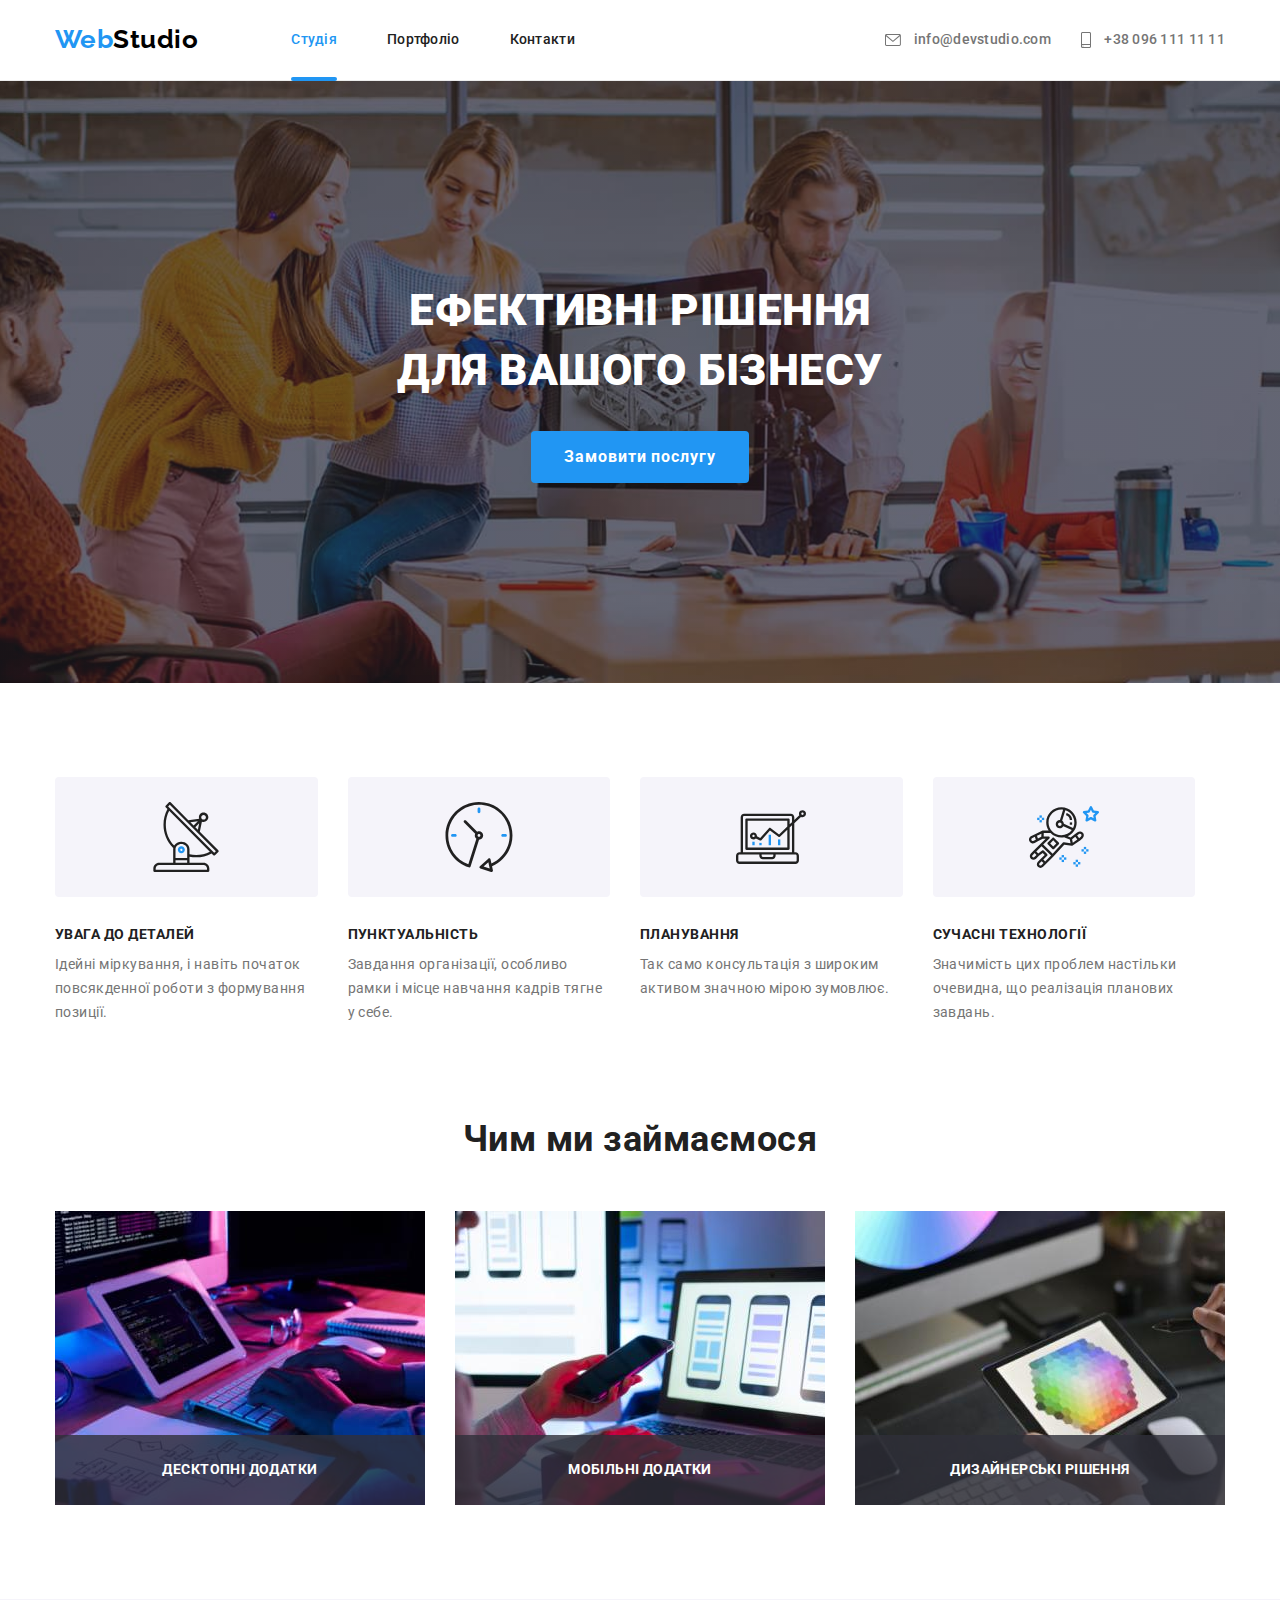
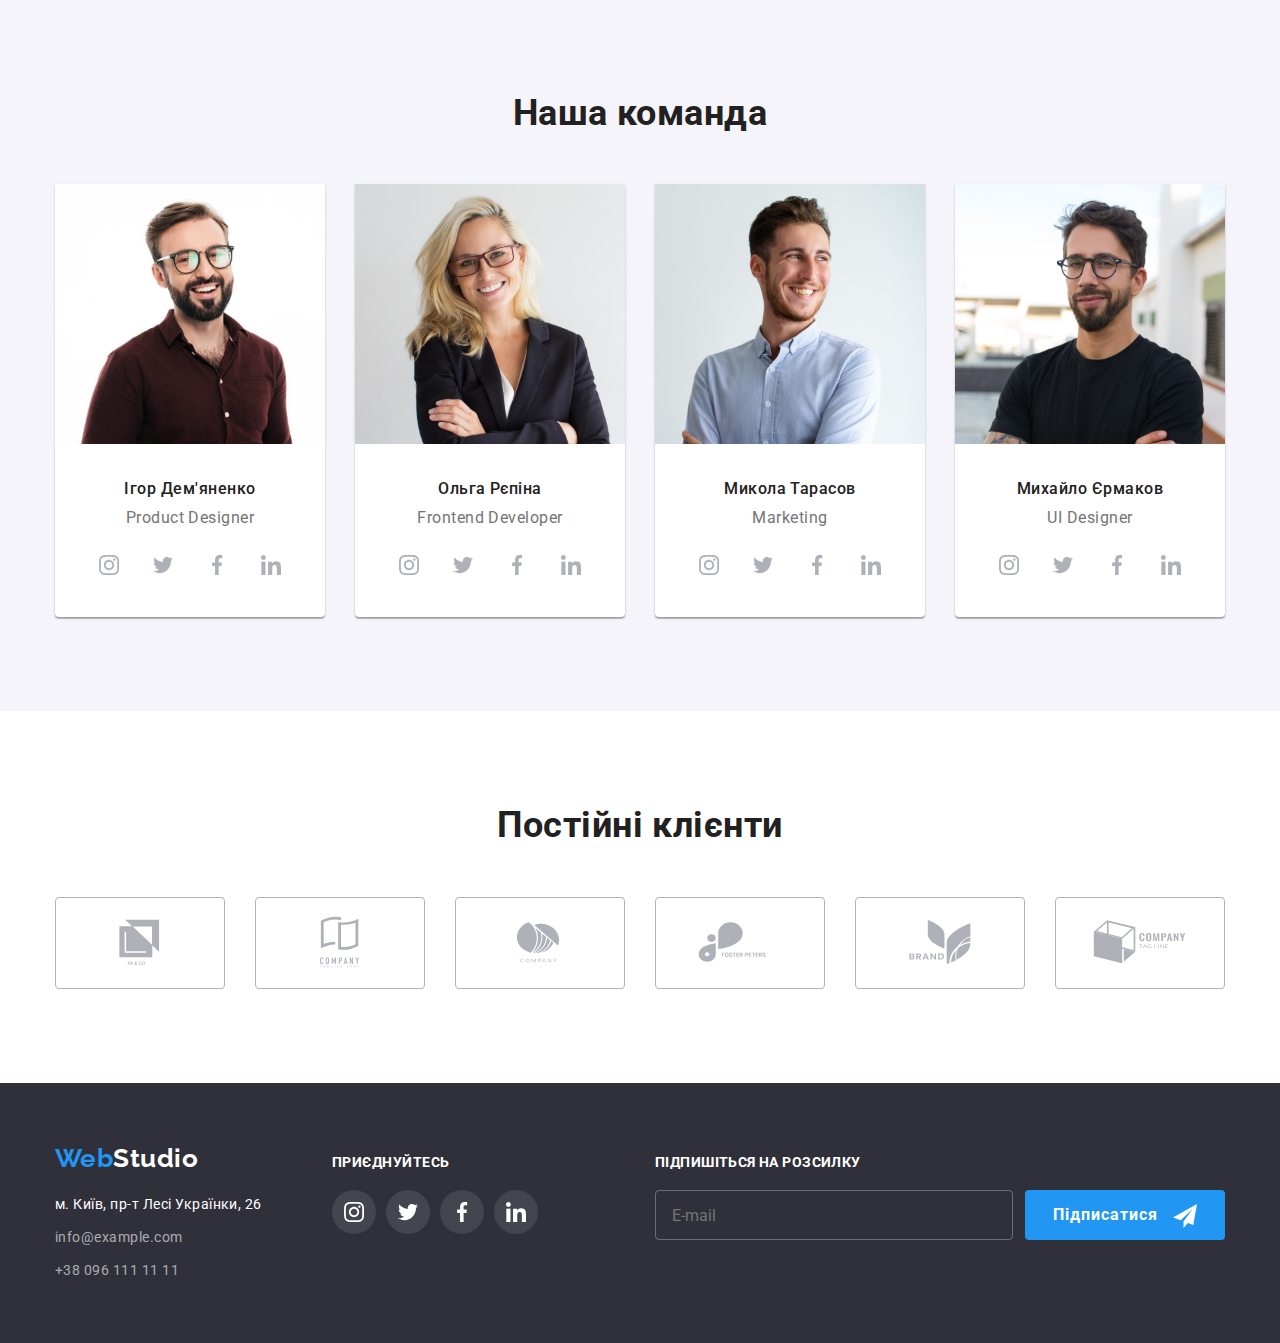
<file: index.html>
<!DOCTYPE html>
<html lang="uk">
  <head>
    <meta charset="UTF-8" />
    <meta http-equiv="X-UA-Compatible" content="IE=edge" />
    <meta name="viewport" content="width=device-width, initial-scale=1.0" />
    <title>Веб студія WebStudio</title>
    <link
      href="https://fonts.googleapis.com/css2?family=Raleway:wght@700&family=Roboto:wght@400;500;700;900&display=swap"
      rel="stylesheet"
    />
    <link
      rel="stylesheet"
      href="https://cdnjs.cloudflare.com/ajax/libs/modern-normalize/1.1.0/modern-normalize.min.css"
    />
    <link rel="stylesheet" href="./css/main.min.css" />
  </head>
  <body>
    <!--SITE HEADER-->
    <header class="header">
      <div class="header__container container">
        <nav class="site">
          <a href="./index.html" class="logo">Web<span class="logo__studio--dark">Studio</span></a>
          <ul class="site__list">
            <li class="site__item">
              <a href="./index.html" class="site__link site__link--current">Студія</a>
            </li>
            <li class="site__item">
              <a href="./portfolio.html" class="site__link">Портфоліо</a>
            </li>
            <li class="site__item"><a href="" class="site__link">Контакти</a></li>
          </ul>
        </nav>
        <ul class="contacts">
          <li class="contacts__item">
            <a href="mailto:info@devstudio.com" class="contacts__link">
              <svg class="contacts__icon" height="12" width="16">
                <use href="./images/symboldefsnew.svg#icon-envelope" />
              </svg>
              info@devstudio.com</a
            >
          </li>
          <li class="contacts__item">
            <a href="tel:+380961111111" class="contacts__link">
              <svg class="contacts__icon" height="16" width="10">
                <use href="./images/symboldefsnew.svg#icon-smartphone" />
              </svg>
              +38 096 111 11 11</a
            >
          </li>
        </ul>
      </div>
    </header>
    <!-- MAIN -->
    <main>
      <!-- HERO SECTION -->
      <section class="hero">
        <h1 class="hero__title">Ефективні рішення <br />для вашого бізнесу</h1>
        <button class="hero__button" type="button" data-modal-open>Замовити послугу</button>
      </section>
      <!-- ADVANTAGES -->
      <section class="section section--no-padding-bottom">
        <h2 class="visually-hidden">Особливості роботи</h2>
        <div class="container">
          <ul class="advantages">
            <li class="advantages__item">
              <div class="advantages__icon">
                <svg width="70" height="70">
                  <use href="./images/symboldefsnew.svg#icon-antenna" />
                </svg>
              </div>
              <h3 class="advantages__title">УВАГА ДО ДЕТАЛЕЙ</h3>
              <p class="advantages__description">
                Ідейні міркування, і навіть початок повсякденної роботи з формування позиції.
              </p>
            </li>
            <li class="advantages__item">
              <div class="advantages__icon">
                <svg width="70" height="70">
                  <use href="./images/symboldefsnew.svg#icon-clock" />
                </svg>
              </div>
              <h3 class="advantages__title">ПУНКТУАЛЬНІСТЬ</h3>
              <p class="advantages__description">
                Завдання організації, особливо рамки і місце навчання кадрів тягне у себе.
              </p>
            </li>
            <li class="advantages__item">
              <div class="advantages__icon">
                <svg width="70" height="70">
                  <use href="./images/symboldefsnew.svg#icon-diagram" />
                </svg>
              </div>
              <h3 class="advantages__title">ПЛАНУВАННЯ</h3>
              <p class="advantages__description">
                Так само консультація з широким активом значною мірою зумовлює.
              </p>
            </li>
            <li class="advantages__item">
              <div class="advantages__icon">
                <svg width="70" height="70">
                  <use href="./images/symboldefsnew.svg#icon-astronaut" />
                </svg>
              </div>
              <h3 class="advantages__title">СУЧАСНІ ТЕХНОЛОГІЇ</h3>
              <p class="advantages__description">
                Значимість цих проблем настільки очевидна, що реалізація планових завдань.
              </p>
            </li>
          </ul>
        </div>
      </section>
      <!-- WHAT CAN WE MAKE -->
      <section class="section section--centralized-text">
        <div class="container">
          <h2 class="section__title">Чим ми займаємося</h2>
          <ul class="making">
            <li class="making__item">
              <img src="./images/typing.jpg" alt="приклад роботи1" width="370" />

              <h3 class="making__description">Десктопні додатки</h3>
            </li>
            <li class="making__item">
              <img src="./images/phone.jpg" alt="приклад роботи2" width="370" />

              <h3 class="making__description">Мобільні додатки</h3>
            </li>
            <li class="making__item">
              <img src="./images/tablet.jpg" alt="приклад роботи3" width="370" />

              <h3 class="making__description">Дизайнерські рішення</h3>
            </li>
          </ul>
        </div>
      </section>
      <!-- TEAM -->
      <section class="section section--team-background">
        <div class="container">
          <h2 class="section__title">Наша команда</h2>
          <ul class="team">
            <li class="team__item">
              <img src="./images/firstman.jpg" alt="Product Designer" width="270" />
              <div class="team__wrapper">
                <h3 class="team__title">Ігор Дем'яненко</h3>
                <p class="team__description">Product Designer</p>
                <ul class="networks">
                  <li class="networks__item">
                    <a href="#" class="networks__link" aria-label="Instagram">
                      <svg class="networks__icon" height="20" width="20">
                        <use href="./images/symboldefsnew.svg#icon-instagram" />
                      </svg>
                    </a>
                  </li>
                  <li class="networks__item">
                    <a href="#" class="networks__link" aria-label="Twitter">
                      <svg class="networks__icon" height="20" width="20">
                        <use href="./images/symbol-defs.svg#icon-twitter" />
                      </svg>
                    </a>
                  </li>
                  <li class="networks__item">
                    <a href="#" class="networks__link" aria-label="Facebook">
                      <svg class="networks__icon" height="20" width="20">
                        <use href="./images/symboldefsnew.svg#icon-facebook" />
                      </svg>
                    </a>
                  </li>
                  <li class="networks__item">
                    <a href="#" class="networks__link" aria-label="Linkedin">
                      <svg class="networks__icon" height="20" width="20">
                        <use href="./images/symboldefsnew.svg#icon-linkedin" />
                      </svg>
                    </a>
                  </li>
                </ul>
              </div>
            </li>
            <li class="team__item">
              <img src="./images/girl.jpg" alt="Frontend Developer" width="270" />
              <div class="team__wrapper">
                <h3 class="team__title">Ольга Рєпіна</h3>
                <p class="team__description">Frontend Developer</p>
                <ul class="networks">
                  <li class="networks__item">
                    <a href="#" class="networks__link" aria-label="Instagram">
                      <svg class="networks__icon" height="20" width="20">
                        <use href="./images/symboldefsnew.svg#icon-instagram" />
                      </svg>
                    </a>
                  </li>
                  <li class="networks__item">
                    <a href="#" class="networks__link" aria-label="Twitter">
                      <svg class="networks__icon" height="20" width="20">
                        <use href="./images/symbol-defs.svg#icon-twitter" />
                      </svg>
                    </a>
                  </li>
                  <li class="networks__item">
                    <a href="#" class="networks__link" aria-label="Facebook">
                      <svg class="networks__icon" height="20" width="20">
                        <use href="./images/symboldefsnew.svg#icon-facebook" />
                      </svg>
                    </a>
                  </li>
                  <li class="networks__item">
                    <a href="#" class="networks__link" aria-label="Linkedin">
                      <svg class="networks__icon" height="20" width="20">
                        <use href="./images/symboldefsnew.svg#icon-linkedin" />
                      </svg>
                    </a>
                  </li>
                </ul>
              </div>
            </li>
            <li class="team__item">
              <img src="./images/secondman.jpg" alt="Marketing" width="270" />
              <div class="team__wrapper">
                <h3 class="team__title">Микола Тарасов</h3>
                <p class="team__description">Marketing</p>
                <ul class="networks">
                  <li class="networks__item">
                    <a href="#" class="networks__link" aria-label="Instagram">
                      <svg class="networks__icon" height="20" width="20">
                        <use href="./images/symboldefsnew.svg#icon-instagram" />
                      </svg>
                    </a>
                  </li>
                  <li class="networks__item">
                    <a href="#" class="networks__link" aria-label="Twitter">
                      <svg class="networks__icon" height="20" width="20">
                        <use href="./images/symbol-defs.svg#icon-twitter" />
                      </svg>
                    </a>
                  </li>
                  <li class="networks__item">
                    <a href="#" class="networks__link" aria-label="Facebook">
                      <svg class="networks__icon" height="20" width="20">
                        <use href="./images/symboldefsnew.svg#icon-facebook" />
                      </svg>
                    </a>
                  </li>
                  <li class="networks__item">
                    <a href="#" class="networks__link" aria-label="Linkedin">
                      <svg class="networks__icon" height="20" width="20">
                        <use href="./images/symboldefsnew.svg#icon-linkedin" />
                      </svg>
                    </a>
                  </li>
                </ul>
              </div>
            </li>
            <li class="team__item">
              <img src="./images/thirdman.jpg" alt="UI Designer" width="270" />
              <div class="team__wrapper">
                <h3 class="team__title">Михайло Єрмаков</h3>
                <p class="team__description">UI Designer</p>
                <ul class="networks">
                  <li class="networks__item">
                    <a href="#" class="networks__link" aria-label="Instagram">
                      <svg class="networks__icon" height="20" width="20">
                        <use href="./images/symboldefsnew.svg#icon-instagram" />
                      </svg>
                    </a>
                  </li>
                  <li class="networks__item">
                    <a href="" class="networks__link" aria-label="Twitter">
                      <svg class="networks__icon" height="20" width="20">
                        <use href="./images/symbol-defs.svg#icon-twitter" />
                      </svg>
                    </a>
                  </li>
                  <li class="networks__item">
                    <a href="#" class="networks__link" aria-label="Facebook">
                      <svg class="networks__icon" height="20" width="20">
                        <use href="./images/symboldefsnew.svg#icon-facebook" />
                      </svg>
                    </a>
                  </li>
                  <li class="networks__item">
                    <a href="#" class="networks__link" aria-label="Linkedin">
                      <svg class="networks__icon" height="20" width="20">
                        <use href="./images/symboldefsnew.svg#icon-linkedin" />
                      </svg>
                    </a>
                  </li>
                </ul>
              </div>
            </li>
          </ul>
        </div>
      </section>
      <!-- CLIENTS -->
      <section class="section">
        <div class="container">
          <h2 class="section__title">Постійні клієнти</h2>
          <ul class="clients">
            <li class="clients__item">
              <a href="#" class="clients__link">
                <svg class="clients__icon" width="106" height="60">
                  <use href="./images/symboldefsnew.svg#icon-logoone" />
                </svg>
              </a>
            </li>
            <li class="clients__item">
              <a href="#" class="clients__link">
                <svg class="clients__icon" width="106" height="60">
                  <use href="./images/symboldefsnew.svg#icon-logotwo" />
                </svg>
              </a>
            </li>
            <li class="clients__item">
              <a href="#" class="clients__link">
                <svg class="clients__icon" width="106" height="60">
                  <use href="./images/symboldefsnew.svg#icon-logothree" />
                </svg>
              </a>
            </li>
            <li class="clients__item">
              <a href="#" class="clients__link">
                <svg class="clients__icon" width="106" height="60">
                  <use href="./images/symboldefsnew.svg#icon-logofour" />
                </svg>
              </a>
            </li>
            <li class="clients__item">
              <a href="#" class="clients__link">
                <svg class="clients__icon" width="106" height="60">
                  <use href="./images/symboldefsnew.svg#icon-logofive" />
                </svg>
              </a>
            </li>
            <li class="clients__item">
              <a href="#" class="clients__link">
                <svg class="clients__icon" width="106" height="60">
                  <use href="./images/symboldefsnew.svg#icon-logosix" />
                </svg>
              </a>
            </li>
          </ul>
        </div>
      </section>
    </main>
    <!-- BACKDROP -->
    <div class="backdrop is-hidden" data-modal>
      <div class="modal">
        <h2 class="modal__title">Залиште свої дані, ми вам передзвонимо</h2>
        <form class="modal-form">
          <div class="modal-form__wrapper">
            <div class="modal-form__user-info">
              <label class="modal-form__label" for="user-name">Ім'я</label>
              <input
                class="modal-form__input"
                type="text"
                name="online-name"
                id="user-name"
                required
              />
              <svg class="modal-form__input-icon" width="18" height="18">
                <use href="./images/icons.svg#icon-person"></use>
              </svg>
            </div>
            <div class="modal-form__user-info">
              <label class="modal-form__label" for="user-phone">Телефон</label>
              <input
                class="modal-form__input"
                type="text"
                name="online-phone"
                id="user-phone"
                required
              />
              <svg class="modal-form__input-icon" width="18" height="18">
                <use href="./images/icons.svg#icon-phone"></use>
              </svg>
            </div>

            <div class="modal-form__user-info">
              <label class="modal-form__label" for="user-email">Пошта</label>
              <input
                class="modal-form__input"
                type="text"
                name="online-email"
                id="user-email"
                required
              />
              <svg class="modal-form__input-icon" width="18" height="18">
                <use href="./images/icons.svg#icon-email"></use>
              </svg>
            </div>
            <div class="modal-form__user-info">
              <label class="modal-form__label" for="online-comment">Коментар</label>
              <textarea
                class="modal-form__textarea"
                name="online-comment"
                id="online-comment"
                placeholder="Введіть текст"
              ></textarea>
            </div>
          </div>

          <div class="modal-rules">
            <input
              class="modal-rules__check visually-hidden"
              type="checkbox"
              name="online-rules"
              id="online-rules"
            />
            <label class="modal-rules__label" for="online-rules">
              <span class="modal-rules__icon">
                <svg class="modal-rules__icon-check" width="16" height="15">
                  <use href="./images/icons.svg#icon-tick"></use>
                </svg>
              </span>

              <span>Погоджуюся з розсилкою та приймаю</span>
            </label>
            <a class="modal-rules__link" href="">Умови договора</a>
          </div>
          <button class="modal-rules__submit-button" type="button">Відправити</button>
        </form>

        <button type="button" class="modal__close-button" data-modal-close>
          <svg class="modal__close-icon" width="11" height="11">
            <use href="./images/symboldefsnew.svg#icon-cross"></use>
          </svg>
        </button>
      </div>
    </div>
    <!-- FOOTER -->
    <footer class="footer">
      <div class="footer__wrapper container">
        <div class="footer-contacts">
          <a href="./index.html" class="logo footer__logo"
            >Web<span class="logo__studio--light">Studio</span></a
          >
          <address>
            <ul class="footer-contacts__list list">
              <li class="footer-contacts__item">
                <a
                  class="footer-contacts__location"
                  href="https://goo.gl/maps/FgoHREFZoCHaMx2k9"
                  target="_blank"
                  rel="noopener noreferrer"
                  >м. Київ, пр-т Лесі Українки, 26</a
                >
              </li>
              <li class="footer-contacts__item">
                <a href="mailto:info@example.com" class="footer-contacts__link">info@example.com</a>
              </li>
              <li class="footer-contacts__item">
                <a href="tel:+380961111111" class="footer-contacts__link">+38 096 111 11 11</a>
              </li>
            </ul>
          </address>
        </div>

        <div class="footer-socials">
          <h2 class="footer-socials__title">приєднуйтесь</h2>
          <ul class="footer-socials__list list">
            <li class="footer-socials__item">
              <a class="footer-socials__link" href="#" aria-label="Instagram">
                <svg class="footer-socials__icon" height="20" width="20">
                  <use href="./images/symboldefsnew.svg#icon-instagram" />
                </svg>
              </a>
            </li>

            <li class="footer-socials__item">
              <a class="footer-socials__link" href="#" aria-label="Twitter">
                <svg class="footer-socials__icon" height="20" width="20">
                  <use href="./images/symbol-defs.svg#icon-twitter" />
                </svg>
              </a>
            </li>

            <li class="footer-socials__item">
              <a class="footer-socials__link" href="#" aria-label="Facebook">
                <svg class="footer-socials__icon" height="20" width="20">
                  <use href="./images/symboldefsnew.svg#icon-facebook" />
                </svg>
              </a>
            </li>

            <li class="footer-socials__item">
              <a class="footer-socials__link" href="#" aria-label="Linkedin">
                <svg class="footer-socials__icon" height="20" width="20">
                  <use href="./images/symboldefsnew.svg#icon-linkedin" />
                </svg>
              </a>
            </li>
          </ul>
        </div>
        <div class="footer-subscribe">
          <h2 class="footer-subscribe__title">Підпишіться на розсилку</h2>
          <form class="footer-subscribe__form">
            <input
              class="footer-subscribe__input"
              type="email"
              name="submail"
              placeholder="E-mail"
            />
            <button class="footer-subscribe__button" type="submit">
              Підписатися
              <svg class="footer-subscribe__icon" width="24" height="24">
                <use href="./images/icons.svg#icon-plane"></use>
              </svg>
            </button>
          </form>
        </div>
      </div>
    </footer>
    <script src="./js/modal.js"></script>
  </body>
</html>
</file>
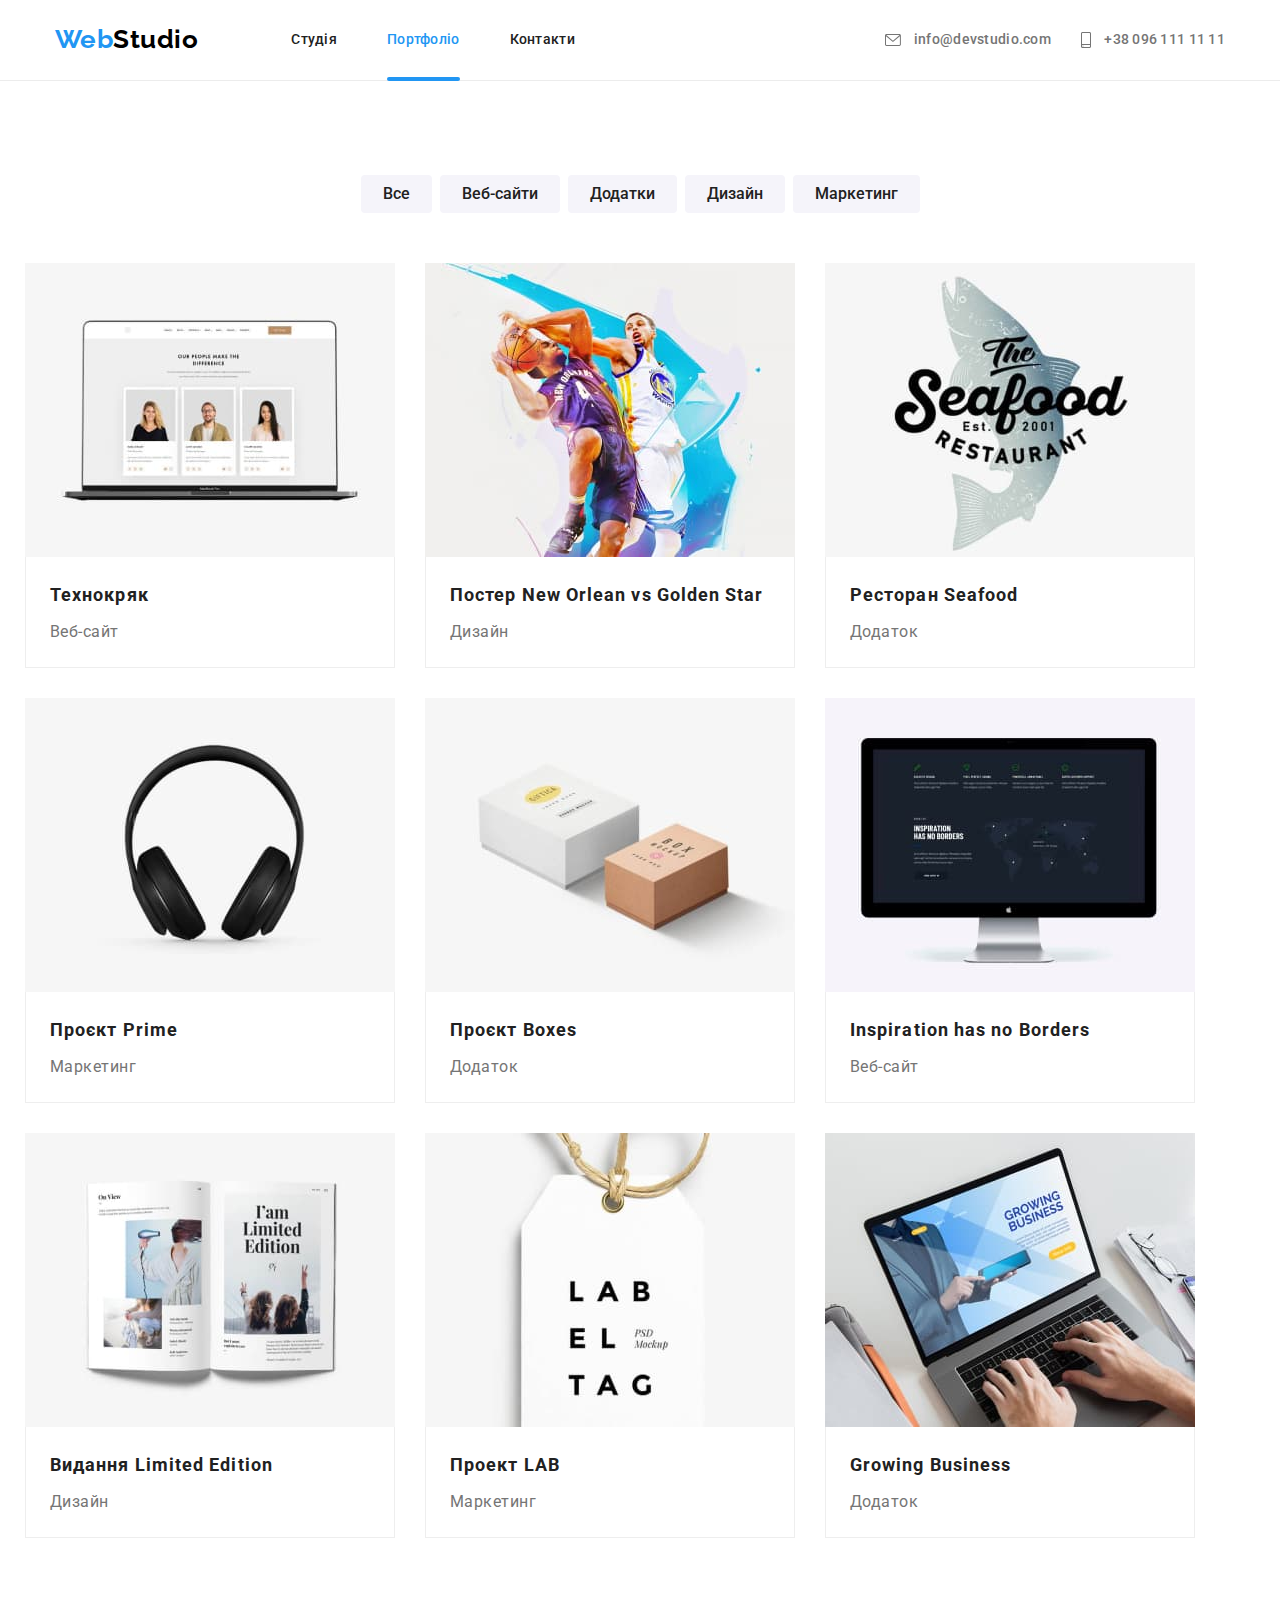
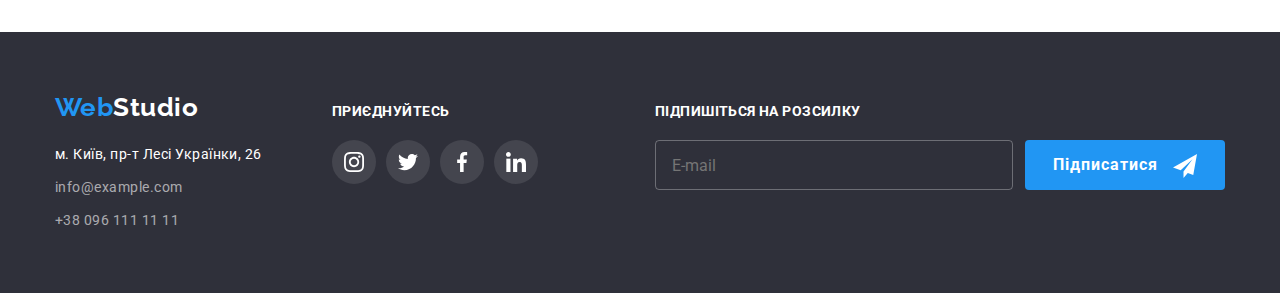
<file: portfolio.html>
<!DOCTYPE html>
<html lang="uk">
  <head>
    <meta charset="UTF-8" />
    <meta http-equiv="X-UA-Compatible" content="IE=edge" />
    <meta name="viewport" content="width=device-width, initial-scale=1.0" />
    <title>Веб студія WebStudio</title>
    <link
      href="https://fonts.googleapis.com/css2?family=Raleway:wght@700&family=Roboto:wght@400;500;700;900&display=swap"
      rel="stylesheet"
    />
    <link
      rel="stylesheet"
      href="https://cdnjs.cloudflare.com/ajax/libs/modern-normalize/1.1.0/modern-normalize.min.css"
    />
    <link rel="stylesheet" href="./css/main.min.css" />
  </head>
  <body>
    <!--SITE HEADER-->
    <header class="header">
      <div class="header__container container">
        <nav class="site">
          <a href="./index.html" class="logo">Web<span class="logo__studio--dark">Studio</span></a>
          <ul class="site__list">
            <li class="site__item">
              <a href="./index.html" class="site__link">Студія</a>
            </li>
            <li class="site__item">
              <a href="./portfolio.html" class="site__link site__link--current">Портфоліо</a>
            </li>
            <li class="site__item"><a href="" class="site__link">Контакти</a></li>
          </ul>
        </nav>
        <ul class="contacts">
          <li class="contacts__item">
            <a href="mailto:info@devstudio.com" class="contacts__link">
              <svg class="contacts__icon" height="12" width="16">
                <use href="./images/symboldefsnew.svg#icon-envelope" />
              </svg>
              info@devstudio.com</a
            >
          </li>
          <li class="contacts__item">
            <a href="tel:+380961111111" class="contacts__link">
              <svg class="contacts__icon" height="16" width="10">
                <use href="./images/symboldefsnew.svg#icon-smartphone" />
              </svg>
              +38 096 111 11 11</a
            >
          </li>
        </ul>
      </div>
    </header>
    <!-- MAIN -->
    <main>
      <!-- PROJECT FILTER -->
      <section class="section">
        <div class="container">
          <h1 class="visually-hidden">Наши роботи</h1>
          <ul class="filter list">
            <li class="filter__item"><button type="button" class="filter__button">Все</button></li>
            <li class="filter__item">
              <button type="button" class="filter__button">Веб-сайти</button>
            </li>
            <li class="filter__item">
              <button type="button" class="filter__button">Додатки</button>
            </li>
            <li class="filter__item">
              <button type="button" class="filter__button">Дизайн</button>
            </li>
            <li class="filter-__item">
              <button type="button" class="filter__button">Маркетинг</button>
            </li>
          </ul>
          <!----------- PROJECT LIST ------------>
          <ul class="project list">
            <li class="project__item">
              <a href="#" class="project__link">
                <div class="project__wrapper">
                  <img src="./images/laptop.jpg" alt="сайт" width="370" />
                  <p class="project__text">
                    Ресурс пропонує комплексні пропозиції з різним рівнем функціоналу та сервісів.
                    Все це дозволить відвідувачу отримати вичерпні відомості про компанію чи
                    приватну особу.
                  </p>
                </div>
                <div class="project__gallery">
                  <h2 class="project__title">Технокряк</h2>
                  <p class="project__description">Веб-сайт</p>
                </div>
              </a>
            </li>
            <li class="project__item">
              <a href="#" class="project__link">
                <div class="project__wrapper">
                  <img src="./images/poster.jpg" alt="дизайн" width="370" />
                  <p class="project__text">
                    Ресурс пропонує комплексні пропозиції з різним рівнем функціоналу та сервісів.
                    Все це дозволить відвідувачу отримати вичерпні відомості про компанію чи
                    приватну особу.
                  </p>
                </div>
                <div class="project__gallery">
                  <h2 class="project__title">Постер New Orlean vs Golden Star</h2>
                  <p class="project__description">Дизайн</p>
                </div>
              </a>
            </li>
            <li class="project__item">
              <a href="#" class="project__link">
                <div class="project__wrapper">
                  <img src="./images/restaurant.jpg" alt="додаток" width="370" />
                  <p class="project__text">
                    Ресурс пропонує комплексні пропозиції з різним рівнем функціоналу та сервісів.
                    Все це дозволить відвідувачу отримати вичерпні відомості про компанію чи
                    приватну особу.
                  </p>
                </div>
                <div class="project__gallery">
                  <h2 class="project__title">Ресторан Seafood</h2>
                  <p class="project__description">Додаток</p>
                </div>
              </a>
            </li>
            <li class="project__item">
              <a href="#" class="project__link">
                <div class="project__wrapper">
                  <img src="./images/earphones.jpg" alt="маркетинг" width="370" />
                  <p class="project__text">
                    Ресурс пропонує комплексні пропозиції з різним рівнем функціоналу та сервісів.
                    Все це дозволить відвідувачу отримати вичерпні відомості про компанію чи
                    приватну особу.
                  </p>
                </div>
                <div class="project__gallery">
                  <h2 class="project__title">Проєкт Prime</h2>
                  <p class="project__description">Маркетинг</p>
                </div>
              </a>
            </li>
            <li class="project__item">
              <a href="#" class="project__link">
                <div class="project__wrapper">
                  <img src="./images/boxes.jpg" alt="коробки" width="370" />
                  <p class="project__text">
                    Ресурс пропонує комплексні пропозиції з різним рівнем функціоналу та сервісів.
                    Все це дозволить відвідувачу отримати вичерпні відомості про компанію чи
                    приватну особу.
                  </p>
                </div>
                <div class="project__gallery">
                  <h2 class="project__title">Проєкт Boxes</h2>
                  <p class="project__description">Додаток</p>
                </div>
              </a>
            </li>
            <li class="project__item">
              <a href="#" class="project__link">
                <div class="project__wrapper">
                  <img src="./images/screen.jpg" alt="екран" width="370" />
                  <p class="project__text">
                    Ресурс пропонує комплексні пропозиції з різним рівнем функціоналу та сервісів.
                    Все це дозволить відвідувачу отримати вичерпні відомості про компанію чи
                    приватну особу.
                  </p>
                </div>
                <div class="project__gallery">
                  <h2 class="project__title">Inspiration has no Borders</h2>
                  <p class="project__description">Веб-сайт</p>
                </div>
              </a>
            </li>
            <li class="project__item">
              <a href="#" class="project__link">
                <div class="project__wrapper">
                  <img src="./images/book.jpg" alt="книга" width="370" />
                  <p class="project__text">
                    Ресурс пропонує комплексні пропозиції з різним рівнем функціоналу та сервісів.
                    Все це дозволить відвідувачу отримати вичерпні відомості про компанію чи
                    приватну особу.
                  </p>
                </div>
                <div class="project__gallery">
                  <h2 class="project__title">Видання Limited Edition</h2>
                  <p class="project__description">Дизайн</p>
                </div>
              </a>
            </li>
            <li class="project__item">
              <a href="#" class="project__link">
                <div class="project__wrapper">
                  <img src="./images/label.jpg" alt="бирка" width="370" />
                  <p class="project__text">
                    Ресурс пропонує комплексні пропозиції з різним рівнем функціоналу та сервісів.
                    Все це дозволить відвідувачу отримати вичерпні відомості про компанію чи
                    приватну особу.
                  </p>
                </div>
                <div class="project__gallery">
                  <h2 class="project__title">Проект LAB</h2>
                  <p class="project__description">Маркетинг</p>
                </div>
              </a>
            </li>
            <li class="project__item">
              <a href="#" class="project__link">
                <div class="project__wrapper">
                  <img src="./images/hands.jpg" alt="друк" width="370" />
                  <p class="project__text">
                    Ресурс пропонує комплексні пропозиції з різним рівнем функціоналу та сервісів.
                    Все це дозволить відвідувачу отримати вичерпні відомості про компанію чи
                    приватну особу.
                  </p>
                </div>
                <div class="project__gallery">
                  <h2 class="project__title">Growing Business</h2>
                  <p class="project__description">Додаток</p>
                </div>
              </a>
            </li>
          </ul>
        </div>
      </section>
    </main>
    <!-- FOOTER -->
    <footer class="footer">
      <div class="footer__wrapper container">
        <div class="footer-contacts">
          <a href="./index.html" class="logo footer__logo"
            >Web<span class="logo__studio--light">Studio</span></a
          >
          <address>
            <ul class="footer-contacts__list list">
              <li class="footer-contacts__item">
                <a
                  class="footer-contacts__location"
                  href="https://goo.gl/maps/FgoHREFZoCHaMx2k9"
                  target="_blank"
                  rel="noopener noreferrer"
                  >м. Київ, пр-т Лесі Українки, 26</a
                >
              </li>
              <li class="footer-contacts__item">
                <a href="mailto:info@example.com" class="footer-contacts__link">info@example.com</a>
              </li>
              <li class="footer-contacts__item">
                <a href="tel:+380961111111" class="footer-contacts__link">+38 096 111 11 11</a>
              </li>
            </ul>
          </address>
        </div>

        <div class="footer-socials">
          <h2 class="footer-socials__title">приєднуйтесь</h2>
          <ul class="footer-socials__list list">
            <li class="footer-socials__item">
              <a class="footer-socials__link" href="#" aria-label="Instagram">
                <svg class="footer-socials__icon" height="20" width="20">
                  <use href="./images/symboldefsnew.svg#icon-instagram" />
                </svg>
              </a>
            </li>

            <li class="footer-socials__item">
              <a class="footer-socials__link" href="#" aria-label="Twitter">
                <svg class="footer-socials__icon" height="20" width="20">
                  <use href="./images/symbol-defs.svg#icon-twitter" />
                </svg>
              </a>
            </li>

            <li class="footer-socials__item">
              <a class="footer-socials__link" href="#" aria-label="Facebook">
                <svg class="footer-socials__icon" height="20" width="20">
                  <use href="./images/symboldefsnew.svg#icon-facebook" />
                </svg>
              </a>
            </li>

            <li class="footer-socials__item">
              <a class="footer-socials__link" href="#" aria-label="Linkedin">
                <svg class="footer-socials__icon" height="20" width="20">
                  <use href="./images/symboldefsnew.svg#icon-linkedin" />
                </svg>
              </a>
            </li>
          </ul>
        </div>
        <div class="footer-subscribe">
          <h2 class="footer-subscribe__title">Підпишіться на розсилку</h2>
          <form class="footer-subscribe__form">
            <input
              class="footer-subscribe__input"
              type="email"
              name="submail"
              placeholder="E-mail"
            />
            <button class="footer-subscribe__button" type="submit">
              Підписатися
              <svg class="footer-subscribe__icon" width="24" height="24">
                <use href="./images/icons.svg#icon-plane"></use>
              </svg>
            </button>
          </form>
        </div>
      </div>
    </footer>
    <script src="./js/modal.js"></script>
  </body>
</html>
</file>
<file: css/main.min.css>
h1,h2,h3,ul,p{margin:0;padding:0}body{color:#757575;font-family:"Roboto",sans-serif;letter-spacing:.03em}.container{width:1200px;padding-left:15px;padding-right:15px;margin:0 auto}.section{padding-top:94px;padding-bottom:94px}.section__title{margin-bottom:50px;color:#212121;font-weight:700;font-size:36px;font-weight:700;line-height:1.16;text-align:center}.list{list-style:none}.visually-hidden{position:absolute;white-space:nowrap;width:1px;height:1px;overflow:hidden;border:0;padding:0;clip:rect(0 0 0 0);-webkit-clip-path:inset(50%);clip-path:inset(50%);margin:-1px}.header{border-bottom:1px solid #ececec}.header__container{display:flex;align-items:center;justify-content:space-between}.site{display:flex;align-items:center}.logo{color:#2196f3;font-family:"Raleway",sans-serif;font-style:normal;font-weight:700;font-size:26px;line-height:1.19;text-align:left;text-decoration:none;margin-right:93px;padding-top:24px;padding-bottom:25px}.logo__studio--dark{color:#000}.site__list{display:flex;margin:0;padding:0;list-style:none}.site__item:not(:last-child){margin-right:50px}.site__link{color:#212121;font-weight:500;font-size:14px;letter-spacing:.02em;line-height:1.14;text-align:left;text-decoration:none;display:block;padding-top:32px;padding-bottom:32px;position:relative;transition:color 250ms cubic-bezier(0.4, 0, 0.2, 1)}.site__link::after{position:absolute;display:block;bottom:-1px;content:"";width:100%;height:4px;background-color:#2196f3;border-radius:2px;transform:scaleX(0);transition:transform 250ms cubic-bezier(0.4, 0, 0.2, 1);transform-origin:left center}.site__link:hover,.site__link:focus{color:#2196f3}.site__link:hover::after,.site__link:focus::after{transform:scaleX(1)}.site__link--current{color:#2196f3;position:relative}.site__link--current::before{position:absolute;display:block;bottom:-1px;content:"";width:100%;height:4px;background-color:#2196f3;border-radius:2px}.contacts{display:flex;padding:0;margin-left:auto;list-style:none}.contacts__item:not(:last-child){margin-right:30px}.contacts__link{color:inherit;font-weight:500;font-size:14px;line-height:1.14;letter-spacing:.02em;text-decoration:none;display:block;padding-top:32px;padding-bottom:32px}.contacts__link:hover,.contacts__link:focus{color:#2196f3}.contacts__icon{fill:currentColor;margin-right:10px;vertical-align:middle}.hero{padding:200px 0;margin-left:auto;margin-right:auto;max-width:1600px;text-align:center;background-color:#c4c4c4;background-image:linear-gradient(rgba(47, 48, 58, 0.4), rgba(47, 48, 58, 0.4)),url(../images/background.jpg);background-position:center;background-repeat:no-repeat;background-size:cover}.hero__title{color:#fff;font-weight:900;font-size:44px;line-height:1.36;text-align:center;text-transform:uppercase;margin-top:0;margin-bottom:30px}.hero__button{background-color:#2196f3;color:#fff;font-family:inherit;letter-spacing:.06em;font-weight:700;font-size:16px;line-height:1.88;text-align:center;cursor:pointer;display:inline-block;padding:10px 32px;border:1px solid rgba(0,0,0,0);box-sizing:border-box;border-radius:4px;transition:background-color 250ms cubic-bezier(0.4, 0, 0.2, 1)}.hero__button:hover,.hero__button:focus{background-color:#188ce8}.section--no-padding-bottom{padding-bottom:0}.advantages{display:flex;list-style:none}.advantages__item{margin-right:30px;width:calc(25% - 30px)}.advantages__item:last-child{margin-right:0}.advantages__icon{background-color:#f5f4fa;display:flex;justify-content:center;align-items:center;height:120px;margin-bottom:30px;border-radius:4px}.advantages__title{color:#212121;font-weight:700;font-size:14px;line-height:1.14;text-align:left;margin-bottom:10px}.advantages__description{font-size:14px;line-height:1.71}.section--centralized-text{vertical-align:top;text-align:center}.making{display:flex;list-style:none}.making__item{position:relative;display:flex;margin-right:30px}.making__item:last-child{margin-right:0}.making__description{background:rgba(47,48,58,.8);color:#fff;display:flex;justify-content:center;align-items:center;height:70px;width:100%;text-transform:uppercase;font-weight:700;font-size:14px;line-height:1.14;letter-spacing:.03em;position:absolute;bottom:0;right:0}.section--team-background{background-color:#f5f4fa}.team{display:flex;list-style:none}.team__item{width:270px;background-color:#fff;border-radius:0px 0px 4px 4px;box-shadow:0px 1px 3px rgba(0,0,0,.12),0px 1px 1px rgba(0,0,0,.14),0px 2px 1px rgba(0,0,0,.2)}.team__item:not(:last-child){margin-right:30px}.team__wrapper{padding:30px 0}.team__title{color:#212121;font-weight:500;font-size:16px;line-height:1.19;margin-bottom:10px;text-align:center}.team__description{font-size:16px;line-height:1.19;margin:0;text-align:center}.networks{display:flex;justify-content:center;list-style:none;margin-top:16px}.networks__item{width:44px;height:44px}.networks__item:not(:first-child){margin-left:10px}.networks__link{color:#afb1b8;width:100%;height:100%;border-radius:50%;display:flex;align-items:center;justify-content:center;text-decoration:none}.networks__link:hover,.networks__link:focus{background-color:#2196f3;color:#fff}.networks__icon{fill:currentColor}.clients{list-style:none;display:flex;margin-left:-30px}.clients__item{margin-left:30px}.clients__link{width:170px;height:92px;display:flex;justify-content:center;align-items:center;border:1px solid #afb1b8;border-radius:4px;color:#afb1b8}.clients__link:hover,.clients__link:focus{color:#2196f3;border-color:#2196f3}.clients__icon{fill:currentColor;margin:16px 32px;align-items:center}.backdrop{position:fixed;top:0;left:0;width:100%;height:100%;background-color:rgba(0,0,0,.2);opacity:1;transition:opacity 250ms cubic-bezier(0.4, 0, 0.2, 1),visibility 250ms cubic-bezier(0.4, 0, 0.2, 1)}.modal{background-color:#fff;box-shadow:0px 1px 3px rgba(0,0,0,.12),0px 1px 1px rgba(0,0,0,.14),0px 2px 1px rgba(0,0,0,.2);border-radius:4px;position:absolute;top:50%;left:50%;width:528px;height:581px;padding:40px;transform:translate(-50%, -50%) scale(1);border-radius:4px;transition:opacity 250ms cubic-bezier(0.4, 0, 0.2, 1),transform 250ms cubic-bezier(0.4, 0, 0.2, 1),box-shadow 250ms cubic-bezier(0.4, 0, 0.2, 1) 250ms}.modal__close-button{position:absolute;top:8px;right:8px;height:30px;width:30px;display:flex;align-items:center;justify-content:center;border-radius:50%;border:1px solid rgba(0,0,0,.1);cursor:pointer;color:#2196f3;transition:fill 250ms cubic-bezier(0.4, 0, 0.2, 1);background-color:rgba(0,0,0,0)}.modal__close-button:hover,.modal__close-button:focus{fill:currentColor}.modal__title{display:block;margin-bottom:12px;font-weight:700;font-size:20px;line-height:1.17;letter-spacing:.03em;color:#212121}.modal-form__wrapper{margin-bottom:20px}.modal-form__user-info{position:relative;display:flex;flex-direction:column}.modal-form__user-info:not(:last-child){margin-bottom:10px}.modal-form__label{display:block;text-align:left;margin-bottom:4px;font-size:12px;line-height:1.17;letter-spacing:.01em}.modal-form__input{padding:0;margin:0;padding-left:42px;width:100%;height:40px;border:1px solid rgba(33,33,33,.2);border-radius:4px;outline:none;transition:border-color 250ms cubic-bezier(0.4, 0, 0.2, 1)}.modal-form__input:focus{border-color:#2196f3}.modal-form__input-icon{position:absolute;top:50%;left:12px;transition:fill 250ms cubic-bezier(0.4, 0, 0.2, 1)}.modal-form__input:focus+.modal-form__input-icon{fill:#2196f3}.modal-form__textarea{width:100%;height:120px;padding:12px 16px;border:1px solid rgba(33,33,33,.2);border-radius:4px;resize:none;outline:none;transition:border-color 250ms cubic-bezier(0.4, 0, 0.2, 1)}.modal-form__textarea:focus{border-color:#2196f3}.modal-form__textarea::-moz-placeholder{font-size:14px;line-height:1.14;letter-spacing:.01em;color:rgba(117,117,117,.5)}.modal-form__textarea:-ms-input-placeholder{font-size:14px;line-height:1.14;letter-spacing:.01em;color:rgba(117,117,117,.5)}.modal-form__textarea::placeholder{font-size:14px;line-height:1.14;letter-spacing:.01em;color:rgba(117,117,117,.5)}.modal-rules{display:flex;align-items:center;justify-content:center}.modal-rules__label{display:flex;align-items:center;font-size:14px;line-height:1.7;letter-spacing:.03em;color:#757575}.modal-rules__label .modal-rules__icon-check{display:flex;align-items:center;width:16px;height:15px;border:2px solid #212121;border-radius:2px;margin-right:8px}.modal-rules__icon-check{fill:#fff}.modal-rules__check:checked+.modal-rules__label .modal-rules__icon-check{background-color:#2196f3;border:none;transition:background-color 250ms cubic-bezier(0.4, 0, 0.2, 1)}.modal-rules__link{font-weight:400;font-size:14px;line-height:1.7;letter-spacing:.03em;-webkit-text-decoration-skip-ink:none;text-decoration-skip-ink:none;color:#2196f3;margin-left:5px}.modal-rules__submit-button{padding:10px 55px;min-width:200px;display:block;text-align:center;margin:0 auto;margin-top:30px;background-color:#2196f3;color:#fff;border-radius:4px;border:1px solid rgba(0,0,0,0);cursor:pointer;font-size:16px;font-weight:700;line-height:1.8;letter-spacing:.06em;box-shadow:0px 4px 4px rgba(0,0,0,.15);transition:background-color 250ms cubic-bezier(0.4, 0, 0.2, 1),box-shadow 250ms cubic-bezier(0.4, 0, 0.2, 1)}.modal-rules__submit-button:hover,.modal-rules__submit-button:focus{box-shadow:0px 4px 4px rgba(0,0,0,.15),0px 4px 4px rgba(0,0,0,.15);background-color:#188ce8}.is-hidden{opacity:0;visibility:hidden;pointer-events:none}.footer{background-color:#2f303a;padding:60px 0}.footer__wrapper{display:flex}.footer__logo{display:inline-block;margin-bottom:20px;margin-right:0;padding:0}.logo__studio--light{color:#fff}.footer-contacts__item:not(:last-child){margin-bottom:9px}.footer-contacts__location{color:#fff;font-style:normal;font-size:14px;line-height:1.71;text-decoration:none}.footer-contacts__location:hover,.footer-contacts__location:focus{color:#2196f3}.footer-contacts__link{color:rgba(255,255,255,.6);font-style:normal;font-size:14px;line-height:1.71;text-align:left;text-decoration:none}.footer-contacts__link:hover,.footer-contacts__link:focus{color:#2196f3}.footer-socials{margin-left:70px;margin-top:12px}.footer-socials__title{font-weight:700;font-size:14px;line-height:1.14;text-transform:uppercase;color:#fff;margin-bottom:20px}.footer-socials__list{display:flex;justify-content:center}.footer-socials__item{width:44px;height:44px}.footer-socials__item:not(:first-child){margin-left:10px}.footer-socials__link{background-color:rgba(255,255,255,.1);color:#fff;width:100%;height:100%;border-radius:50%;display:flex;align-items:center;justify-content:center}.footer-socials__link:hover,.footer-socials__link:focus{background-color:#2196f3}.footer-socials__icon{fill:currentColor}.footer-subscribe{margin-left:auto;margin-top:12px}.footer-subscribe__title{display:block;margin-bottom:20px;font-weight:700;font-size:14px;line-height:1.14;letter-spacing:.03em;text-transform:uppercase;color:#fff}.footer-subscribe__form{display:flex}.footer-subscribe__input{width:358px;height:50px;padding:15px 16px;background-color:inherit;border:1px solid rgba(255,255,255,.3);border-radius:4px;outline:none;color:#fff}.footer-subscribe__button{margin-left:12px;min-width:200px;height:50px;background-color:#2196f3;color:#fff;border-radius:4px;border:1px solid rgba(0,0,0,0);box-sizing:border-box;cursor:pointer;font-size:16px;font-weight:700;line-height:1.8;letter-spacing:.06em;transition:background-color 250ms cubic-bezier(0.4, 0, 0.2, 1)}.footer-subscribe__button:hover,.footer-subscribe__button:focus{background-color:#188ce8}.footer-subscribe__icon{margin-left:10px;fill:#fff;display:inline-block;vertical-align:middle}.filter{display:flex;justify-content:center;margin-bottom:50px}.filter__item:not(:last-child){margin-right:8px}.filter__button{color:#212121;background-color:#f5f4fa;font-family:inherit;font-weight:500;font-size:16px;line-height:1.62;text-align:center;cursor:pointer;padding:6px 22px;border:none;border-radius:4px;transition:color 250ms cubic-bezier(0.4, 0, 0.2, 1),background-color 250ms cubic-bezier(0.4, 0, 0.2, 1),box-shadow 250ms cubic-bezier(0.4, 0, 0.2, 1)}.filter__button:hover,.filter__button:focus{background:#2196f3;color:#fff;box-shadow:0px 3px 1px rgba(0,0,0,.1),0px 1px 2px rgba(0,0,0,.08),0px 2px 2px rgba(0,0,0,.12)}.project{display:flex;flex-wrap:wrap;margin-left:-30px}.project__item{margin-right:30px;margin-bottom:30px;width:370px}.project__item:nth-child(3n){margin-right:0}.project__item:nth-last-child(-n+3){margin-bottom:0}.project__link{display:block;transition:box-shadow 250ms cubic-bezier(0.4, 0, 0.2, 1)}.project__link:hover,.project__link:focus{box-shadow:0px 1px 1px rgba(0,0,0,.12),0px 4px 4px rgba(0,0,0,.06),1px 4px 6px rgba(0,0,0,.16)}.project__wrapper{position:relative;overflow:hidden}.project__text{background-color:rgba(33,150,243,.9);color:#fff;position:absolute;top:0;left:0;height:100%;font-size:18px;line-height:1.5;padding:63px 24px;transform:translateY(100%);transition:transform 250ms cubic-bezier(0.4, 0, 0.2, 1);display:block}.project__item:hover .project__text,.project__item:focus .project__text{transform:translateY(0)}.project a{color:inherit;text-decoration:none}.project img{display:block}.project__gallery{padding:20px 24px;border-left:1px solid #eee;border-right:1px solid #eee;border-bottom:1px solid #eee}.project__title{color:#212121;font-weight:700;font-size:18px;letter-spacing:.06em;line-height:2;margin-bottom:4px}.project__description{font-size:16px;line-height:1.88;text-align:left;font-weight:400;color:#757575}/*# sourceMappingURL=main.min.css.map */
</file>
